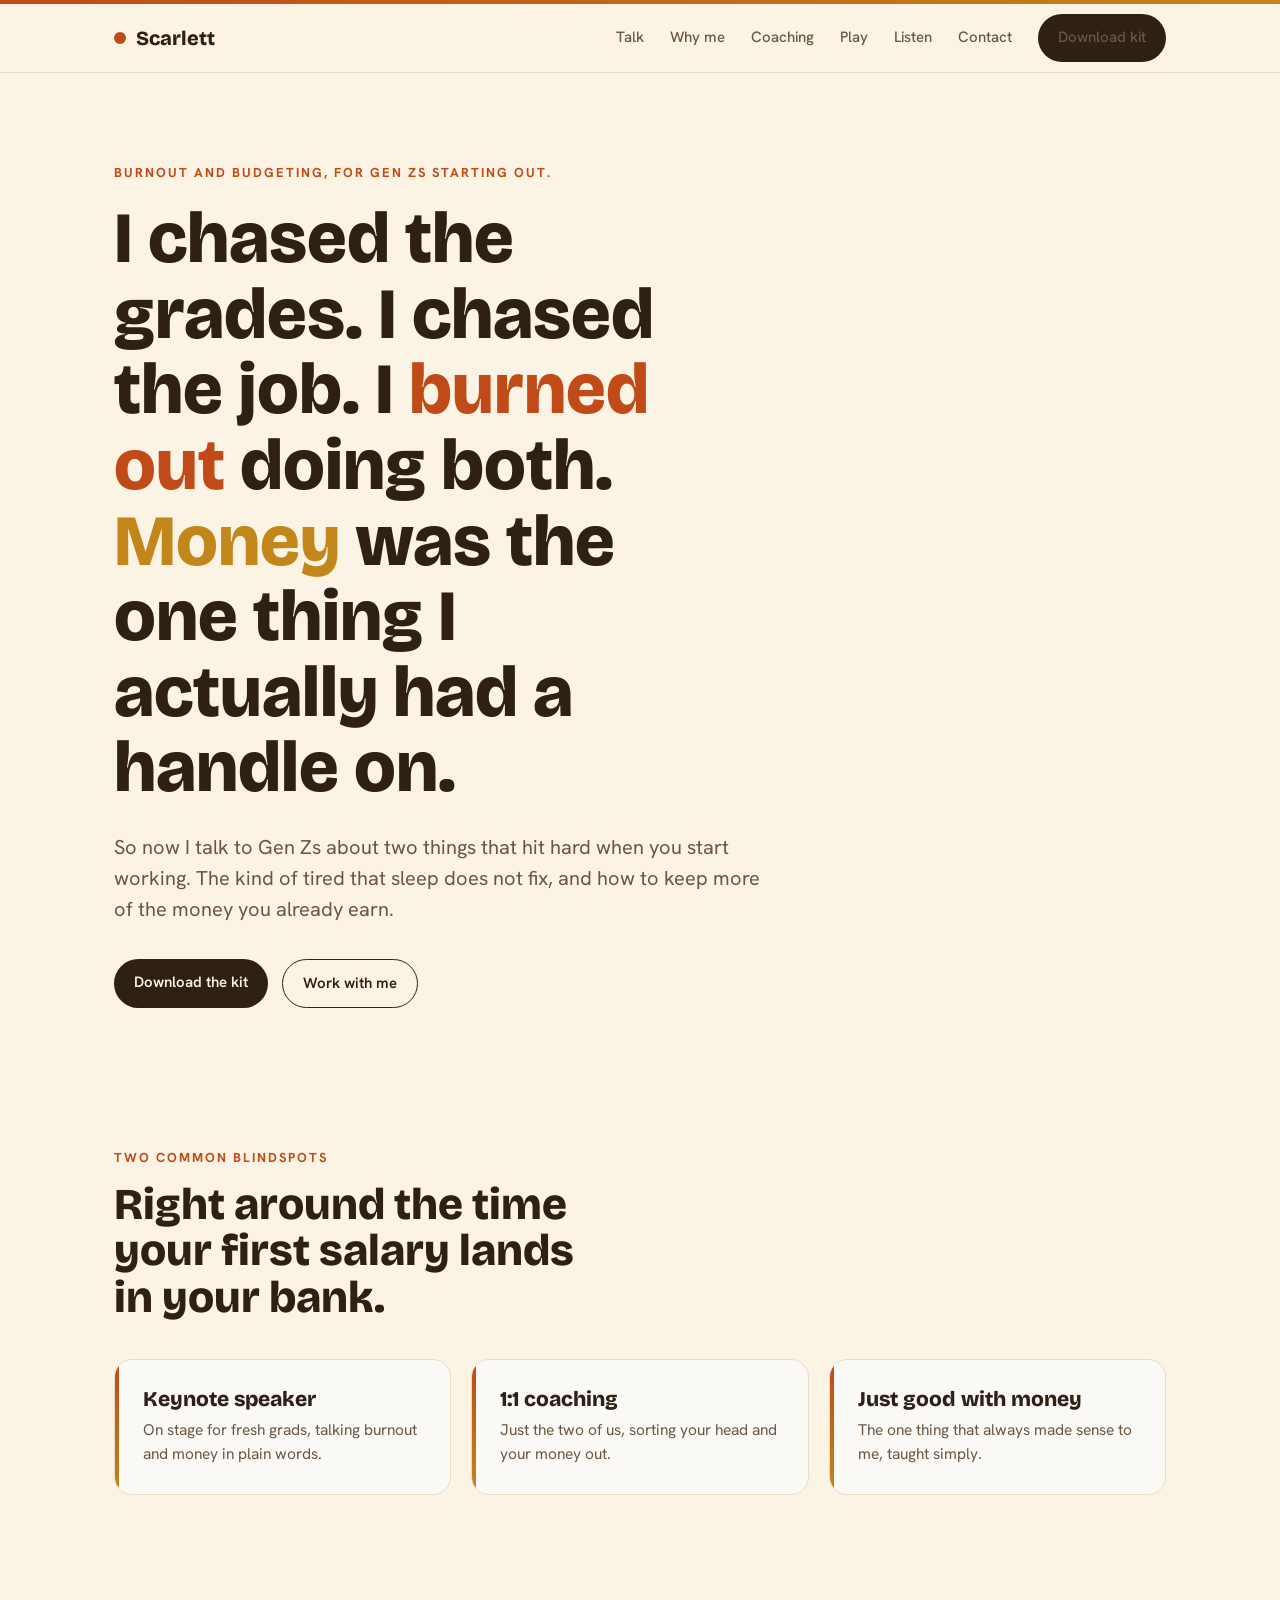
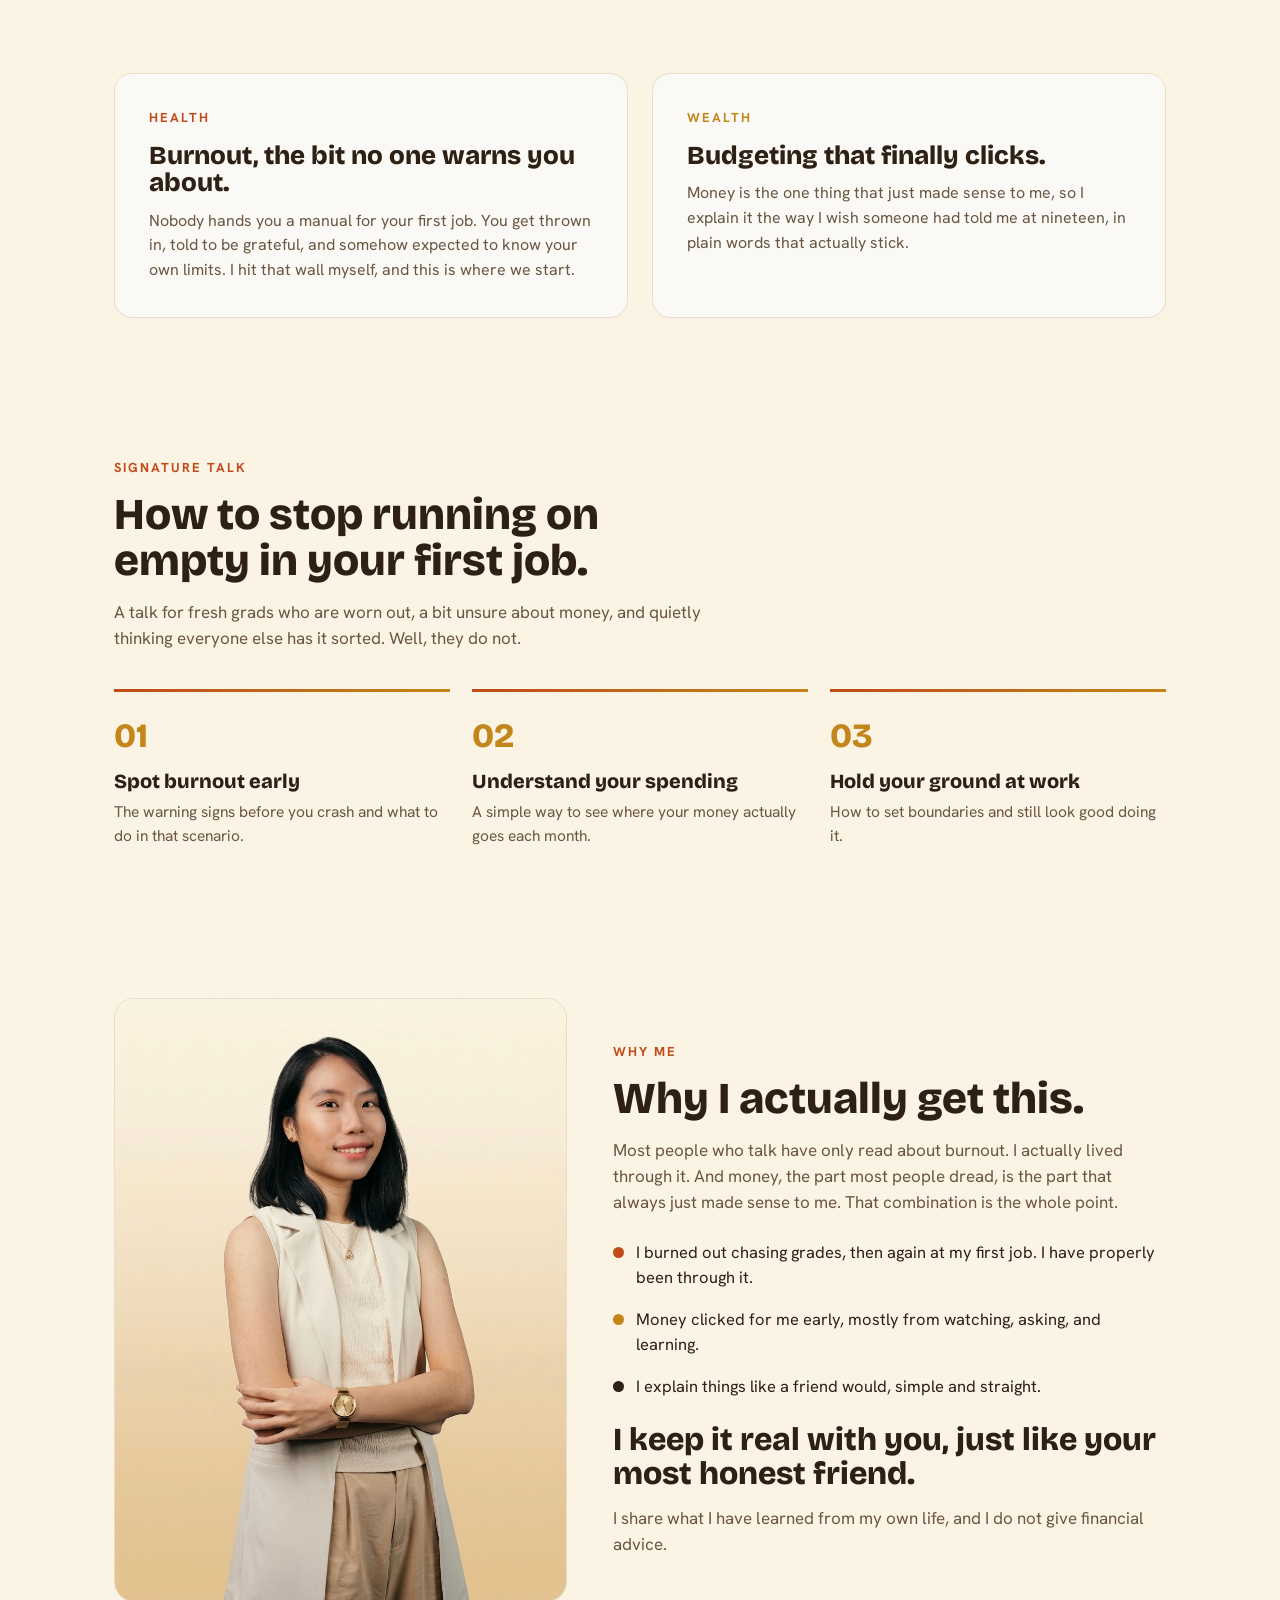
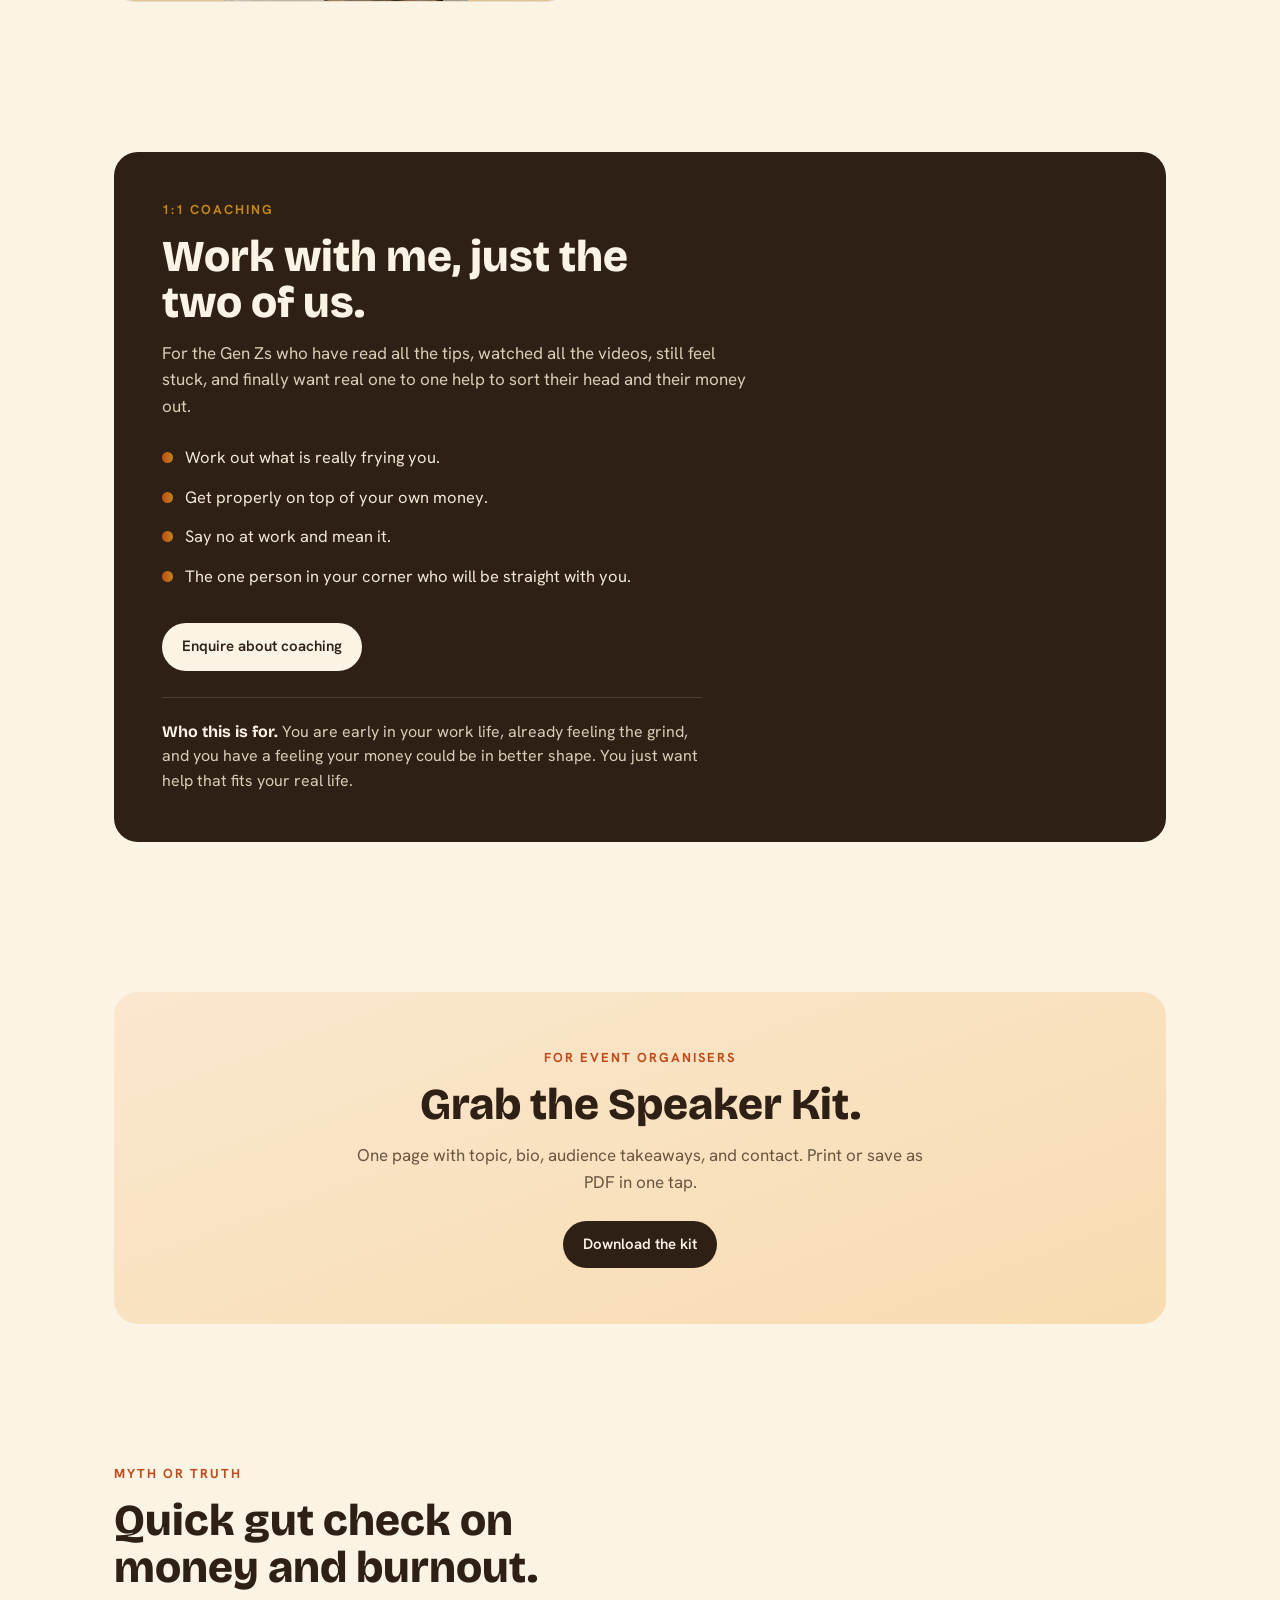
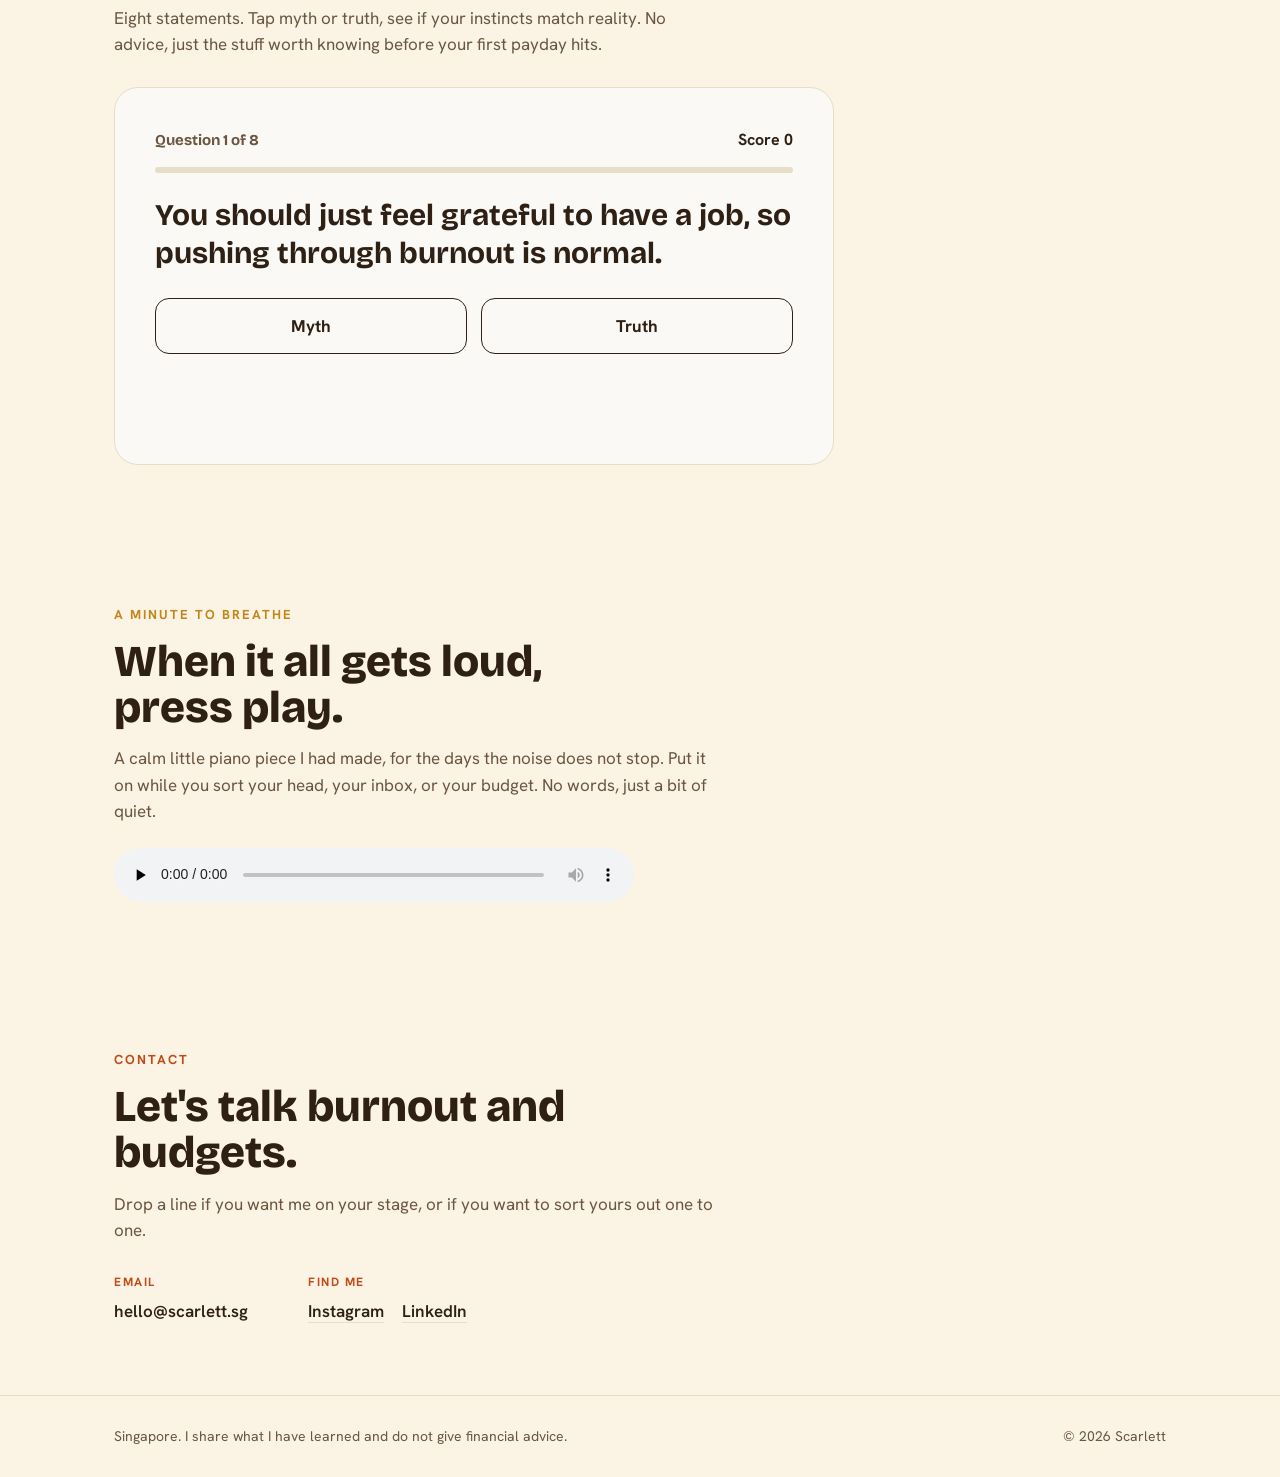
<file: index.html>
<!DOCTYPE html>
<html lang="en">
<head>
<meta charset="UTF-8">
<meta name="viewport" content="width=device-width, initial-scale=1.0">
<title>Scarlett, burnout and budgeting for Gen Z in Singapore</title>
<link rel="preconnect" href="https://fonts.googleapis.com">
<link rel="preconnect" href="https://fonts.gstatic.com" crossorigin>
<link href="https://fonts.googleapis.com/css2?family=Bricolage+Grotesque:opsz,wght@12..96,600;12..96,700;12..96,800&family=Hanken+Grotesk:wght@400;500;600;700&display=swap" rel="stylesheet">
<style>
  :root{
    --cream:#fbf3e4;
    --cream-2:#faf9f5;
    --ink:#2e2014;
    --muted:#6a5641;
    --line:#e7ddc9;
    --orange:#c04a18;
    --gold:#c2861a;
  }
  *{box-sizing:border-box;margin:0;padding:0}
  html{scroll-behavior:smooth}
  body{
    font-family:"Hanken Grotesk",ui-sans-serif,system-ui,sans-serif;
    background:var(--cream);
    color:var(--ink);
    line-height:1.55;
    -webkit-font-smoothing:antialiased;
  }
  h1,h2,h3,.display{font-family:"Bricolage Grotesque",ui-sans-serif,system-ui,sans-serif;font-weight:800;line-height:1.05}
  .wrap{max-width:1100px;margin:0 auto;padding:0 24px}
  .seam{height:4px;background:linear-gradient(90deg,var(--orange),var(--gold))}

  /* nav */
  header{position:sticky;top:0;z-index:50;background:rgba(251,243,228,.9);backdrop-filter:blur(8px);border-bottom:1px solid var(--line)}
  nav{display:flex;align-items:center;justify-content:space-between;height:68px}
  .brand{display:flex;align-items:center;gap:10px;font-family:"Bricolage Grotesque";font-weight:800;font-size:20px}
  .dot{width:12px;height:12px;border-radius:50%;background:var(--orange)}
  .navlinks{display:flex;align-items:center;gap:26px}
  .navlinks a{color:var(--muted);text-decoration:none;font-size:15px;font-weight:500}
  .navlinks a:hover{color:var(--ink)}
  .btn{display:inline-block;background:var(--ink);color:var(--cream);text-decoration:none;font-weight:600;padding:12px 20px;border-radius:999px;font-size:15px;transition:transform .05s,opacity .2s;border:none;cursor:pointer}
  .btn:hover{opacity:.9}
  .btn:active{transform:translateY(1px)}
  .btn.ghost{background:transparent;color:var(--ink);border:1.5px solid var(--ink)}
  @media(max-width:760px){.navlinks .link{display:none}}

  /* hero */
  .hero{padding:90px 0 70px}
  .eyebrow{color:var(--orange);font-weight:700;font-size:13px;letter-spacing:2px;text-transform:uppercase;margin-bottom:18px}
  h1{font-size:clamp(40px,8vw,72px);max-width:14ch}
  h1 .o{color:var(--orange)}
  h1 .g{color:var(--gold)}
  .hero p{font-size:clamp(17px,2.2vw,20px);color:var(--muted);max-width:60ch;margin-top:26px}
  .hero .cta{margin-top:34px;display:flex;gap:14px;flex-wrap:wrap}

  section{padding:70px 0}
  .label{color:var(--orange);font-weight:700;font-size:13px;letter-spacing:2px;text-transform:uppercase;margin-bottom:14px}
  .label.gold{color:var(--gold)}
  h2{font-size:clamp(28px,4.5vw,44px);max-width:18ch}
  .sub{color:var(--muted);font-size:17px;margin-top:14px;max-width:60ch}

  /* work cards */
  .cards{display:grid;grid-template-columns:repeat(3,1fr);gap:20px;margin-top:38px}
  .card{background:var(--cream-2);border:1px solid var(--line);border-radius:18px;padding:28px;position:relative;overflow:hidden}
  .card::before{content:"";position:absolute;left:0;top:0;height:100%;width:4px;background:linear-gradient(180deg,var(--orange),var(--gold))}
  .card h3{font-size:21px;margin-bottom:8px}
  .card p{color:var(--muted);font-size:15.5px}
  @media(max-width:760px){.cards{grid-template-columns:1fr}}

  /* two topic blocks */
  .duo{display:grid;grid-template-columns:1fr 1fr;gap:24px;margin-top:38px}
  .topic{background:var(--cream-2);border:1px solid var(--line);border-radius:18px;padding:34px}
  .topic h3{font-size:26px;margin:10px 0 12px}
  .topic p{color:var(--muted);font-size:16px}
  @media(max-width:760px){.duo{grid-template-columns:1fr}}

  /* signature talk steps */
  .steps{display:grid;grid-template-columns:repeat(3,1fr);gap:22px;margin-top:38px}
  .step{padding-top:18px;border-top:3px solid;border-image:linear-gradient(90deg,var(--orange),var(--gold)) 1}
  .step .num{font-family:"Bricolage Grotesque";font-weight:800;font-size:34px;color:var(--gold)}
  .step h3{font-size:20px;margin:8px 0 8px}
  .step p{color:var(--muted);font-size:15.5px}
  @media(max-width:760px){.steps{grid-template-columns:1fr}}

  /* why me split */
  .split{display:grid;grid-template-columns:0.9fr 1.1fr;gap:46px;align-items:center;margin-top:10px}
  .portrait{aspect-ratio:3/4;border-radius:20px;background:linear-gradient(160deg,#f7e6cf,#f1d3a3);display:flex;align-items:center;justify-content:center;text-align:center;border:1px solid var(--line);overflow:hidden}
  .portrait img{width:100%;height:100%;object-fit:cover;display:block}
  .portrait .ph{color:var(--muted);font-weight:700;letter-spacing:1.5px;font-size:13px;text-transform:uppercase;line-height:1.8}
  .why h3{font-size:clamp(24px,3.5vw,32px);margin:22px 0 0}
  .bullets{list-style:none;margin:24px 0}
  .bullets li{display:flex;gap:12px;align-items:flex-start;margin-bottom:16px;color:var(--ink);font-size:16.5px}
  .bullets li::before{content:"";flex:0 0 11px;width:11px;height:11px;border-radius:50%;margin-top:7px}
  .bullets li:nth-child(1)::before{background:var(--orange)}
  .bullets li:nth-child(2)::before{background:var(--gold)}
  .bullets li:nth-child(3)::before{background:var(--ink)}
  @media(max-width:760px){.split{grid-template-columns:1fr;gap:28px}}

  /* coaching */
  .coach{background:var(--ink);color:var(--cream);border-radius:24px;padding:48px;margin-top:10px}
  .coach .label{color:var(--gold)}
  .coach h2{color:var(--cream)}
  .coach .sub{color:#d9cdb8}
  .coach .clist{list-style:none;margin:26px 0}
  .coach .clist li{display:flex;gap:12px;align-items:flex-start;margin-bottom:14px;font-size:16.5px;color:#f0e7d6}
  .coach .clist li::before{content:"";flex:0 0 11px;width:11px;height:11px;border-radius:50%;background:linear-gradient(90deg,var(--orange),var(--gold));margin-top:7px}
  .coach .btn{background:var(--cream);color:var(--ink);margin-top:8px}
  .who{margin-top:26px;padding-top:22px;border-top:1px solid rgba(255,255,255,.15);color:#d9cdb8;font-size:16px;max-width:60ch}
  .who b{color:var(--cream);font-family:"Bricolage Grotesque"}
  @media(max-width:620px){.coach{padding:32px 24px}}

  /* speaker kit band */
  .kit{text-align:center;background:linear-gradient(160deg,#fbe7cf,#f7dcb0);border-radius:24px;padding:56px 28px;margin-top:10px}
  .kit h2{margin:8px auto 0;max-width:18ch}
  .kit .sub{margin:14px auto 26px}

  /* contact */
  .contact h2{max-width:20ch}
  .cinfo{display:flex;gap:60px;flex-wrap:wrap;margin-top:30px}
  .cinfo .k{font-size:12px;letter-spacing:1.5px;text-transform:uppercase;color:var(--orange);font-weight:700;margin-bottom:6px}
  .cinfo a,.cinfo span{color:var(--ink);text-decoration:none;font-size:17px;font-weight:600}
  .cinfo .row a{margin-right:18px;border-bottom:1.5px solid var(--line)}

  footer{border-top:1px solid var(--line);padding:30px 0;color:var(--muted);font-size:14px;display:flex;justify-content:space-between;flex-wrap:wrap;gap:12px}

  /* game */
  .game{background:var(--cream-2);border:1px solid var(--line);border-radius:24px;padding:40px;margin-top:30px;max-width:720px}
  .game .top{display:flex;justify-content:space-between;align-items:baseline;flex-wrap:wrap;gap:10px;margin-bottom:8px}
  .game .top .q{font-family:"Bricolage Grotesque";font-weight:700;font-size:15px;color:var(--muted)}
  .game .top .score{font-weight:700;color:var(--ink)}
  .game .bar{height:6px;background:var(--line);border-radius:999px;overflow:hidden;margin:14px 0 24px}
  .game .bar span{display:block;height:100%;width:0;background:linear-gradient(90deg,var(--orange),var(--gold));transition:width .4s ease}
  .statement{font-family:"Bricolage Grotesque";font-weight:700;font-size:clamp(22px,3.4vw,30px);line-height:1.25;min-height:2.2em}
  .choices{display:flex;gap:14px;margin-top:26px;flex-wrap:wrap}
  .choices button{flex:1;min-width:130px;font-family:"Hanken Grotesk";font-weight:700;font-size:17px;padding:16px;border-radius:14px;border:1.5px solid var(--ink);background:transparent;color:var(--ink);cursor:pointer;transition:transform .05s,background .15s,color .15s,opacity .15s}
  .choices button:hover{background:var(--ink);color:var(--cream)}
  .choices button:active{transform:translateY(1px)}
  .choices button:disabled{cursor:default;opacity:.55}
  .choices button.right{background:#1f7a44;border-color:#1f7a44;color:#fff;opacity:1}
  .choices button.wrong{background:var(--orange);border-color:var(--orange);color:#fff;opacity:1}
  .feedback{margin-top:20px;font-size:16.5px;color:var(--muted);min-height:3em;line-height:1.5}
  .feedback b{color:var(--ink);font-family:"Bricolage Grotesque"}
  .game .next{margin-top:18px;display:inline-block;background:var(--ink);color:var(--cream);border:none;border-radius:999px;padding:13px 24px;font-weight:600;font-size:15px;cursor:pointer}
  .game .next:hover{opacity:.9}
  .game .end{text-align:center;padding:14px 0}
  .game .end h3{font-family:"Bricolage Grotesque";font-size:30px;margin-bottom:8px}
  .game .end p{color:var(--muted);margin-bottom:20px}
  @media(max-width:560px){.game{padding:28px 22px}}

  /* fade up on scroll */
  .reveal{opacity:0;transform:translateY(22px);transition:opacity .7s ease,transform .7s ease}
  .reveal.in{opacity:1;transform:none}
  @media(prefers-reduced-motion:reduce){.reveal{opacity:1;transform:none;transition:none}}
</style>
</head>
<body>
<div class="seam"></div>
<header>
  <div class="wrap">
    <nav>
      <div class="brand"><span class="dot"></span>Scarlett</div>
      <div class="navlinks">
        <a class="link" href="#talk">Talk</a>
        <a class="link" href="#why">Why me</a>
        <a class="link" href="#coaching">Coaching</a>
        <a class="link" href="#play">Play</a>
        <a class="link" href="#listen">Listen</a>
        <a class="link" href="#contact">Contact</a>
        <a class="btn" href="#kit">Download kit</a>
      </div>
    </nav>
  </div>
</header>

<main>
  <!-- HERO -->
  <section class="hero">
    <div class="wrap reveal">
      <div class="eyebrow">Burnout and Budgeting, for Gen Zs starting out.</div>
      <h1>I chased the grades. I chased the job. I <span class="o">burned out</span> doing both. <span class="g">Money</span> was the one thing I actually had a handle on.</h1>
      <p>So now I talk to Gen Zs about two things that hit hard when you start working. The kind of tired that sleep does not fix, and how to keep more of the money you already earn.</p>
      <div class="cta">
        <a class="btn" href="#kit">Download the kit</a>
        <a class="btn ghost" href="#coaching">Work with me</a>
      </div>
    </div>
  </section>

  <!-- WORK WITH ME -->
  <section id="talk">
    <div class="wrap">
      <div class="reveal">
        <div class="label">Two common blindspots</div>
        <h2>Right around the time your first salary lands in your bank.</h2>
      </div>
      <div class="cards">
        <div class="card reveal"><h3>Keynote speaker</h3><p>On stage for fresh grads, talking burnout and money in plain words.</p></div>
        <div class="card reveal"><h3>1:1 coaching</h3><p>Just the two of us, sorting your head and your money out.</p></div>
        <div class="card reveal"><h3>Just good with money</h3><p>The one thing that always made sense to me, taught simply.</p></div>
      </div>
    </div>
  </section>

  <!-- HEALTH / WEALTH -->
  <section>
    <div class="wrap">
      <div class="duo">
        <div class="topic reveal">
          <div class="label">Health</div>
          <h3>Burnout, the bit no one warns you about.</h3>
          <p>Nobody hands you a manual for your first job. You get thrown in, told to be grateful, and somehow expected to know your own limits. I hit that wall myself, and this is where we start.</p>
        </div>
        <div class="topic reveal">
          <div class="label gold">Wealth</div>
          <h3>Budgeting that finally clicks.</h3>
          <p>Money is the one thing that just made sense to me, so I explain it the way I wish someone had told me at nineteen, in plain words that actually stick.</p>
        </div>
      </div>
    </div>
  </section>

  <!-- SIGNATURE TALK -->
  <section>
    <div class="wrap">
      <div class="reveal">
        <div class="label">Signature talk</div>
        <h2>How to stop running on empty in your first job.</h2>
        <p class="sub">A talk for fresh grads who are worn out, a bit unsure about money, and quietly thinking everyone else has it sorted. Well, they do not.</p>
      </div>
      <div class="steps">
        <div class="step reveal"><div class="num">01</div><h3>Spot burnout early</h3><p>The warning signs before you crash and what to do in that scenario.</p></div>
        <div class="step reveal"><div class="num">02</div><h3>Understand your spending</h3><p>A simple way to see where your money actually goes each month.</p></div>
        <div class="step reveal"><div class="num">03</div><h3>Hold your ground at work</h3><p>How to set boundaries and still look good doing it.</p></div>
      </div>
    </div>
  </section>

  <!-- WHY ME -->
  <section id="why">
    <div class="wrap">
      <div class="split">
        <div class="portrait reveal">
          <img src="IMG_0988.jpeg" alt="Scarlett" onerror="if(!this.dataset.fb){this.dataset.fb=1;this.src='Scanita photo.jpg';}else{this.style.display='none';this.nextElementSibling.style.display='block';}">
          <div class="ph" style="display:none">Portrait placeholder<br>replace with your photo</div>
        </div>
        <div class="why reveal">
          <div class="label">Why me</div>
          <h2>Why I actually get this.</h2>
          <p class="sub">Most people who talk have only read about burnout. I actually lived through it. And money, the part most people dread, is the part that always just made sense to me. That combination is the whole point.</p>
          <ul class="bullets">
            <li>I burned out chasing grades, then again at my first job. I have properly been through it.</li>
            <li>Money clicked for me early, mostly from watching, asking, and learning.</li>
            <li>I explain things like a friend would, simple and straight.</li>
          </ul>
          <h3>I keep it real with you, just like your most honest friend.</h3>
          <p class="sub">I share what I have learned from my own life, and I do not give financial advice.</p>
        </div>
      </div>
    </div>
  </section>

  <!-- COACHING -->
  <section id="coaching">
    <div class="wrap">
      <div class="coach reveal">
        <div class="label">1:1 coaching</div>
        <h2>Work with me, just the two of us.</h2>
        <p class="sub">For the Gen Zs who have read all the tips, watched all the videos, still feel stuck, and finally want real one to one help to sort their head and their money out.</p>
        <ul class="clist">
          <li>Work out what is really frying you.</li>
          <li>Get properly on top of your own money.</li>
          <li>Say no at work and mean it.</li>
          <li>The one person in your corner who will be straight with you.</li>
        </ul>
        <a class="btn" href="#contact">Enquire about coaching</a>
        <div class="who"><b>Who this is for.</b> You are early in your work life, already feeling the grind, and you have a feeling your money could be in better shape. You just want help that fits your real life.</div>
      </div>
    </div>
  </section>

  <!-- SPEAKER KIT -->
  <section id="kit">
    <div class="wrap">
      <div class="kit reveal">
        <div class="label">For event organisers</div>
        <h2>Grab the Speaker Kit.</h2>
        <p class="sub">One page with topic, bio, audience takeaways, and contact. Print or save as PDF in one tap.</p>
        <a class="btn" href="#contact">Download the kit</a>
      </div>
    </div>
  </section>

  <!-- PLAY: Myth or Truth -->
  <section id="play">
    <div class="wrap">
      <div class="reveal">
        <div class="label">Myth or truth</div>
        <h2>Quick gut check on money and burnout.</h2>
        <p class="sub">Eight statements. Tap myth or truth, see if your instincts match reality. No advice, just the stuff worth knowing before your first payday hits.</p>
      </div>
      <div class="game reveal" id="game">
        <div class="top">
          <span class="q" id="qcount">Question 1 of 8</span>
          <span class="score">Score <b id="score">0</b></span>
        </div>
        <div class="bar"><span id="bar"></span></div>
        <div id="play-area">
          <div class="statement" id="statement"></div>
          <div class="choices">
            <button id="bMyth" type="button">Myth</button>
            <button id="bTruth" type="button">Truth</button>
          </div>
          <div class="feedback" id="feedback"></div>
          <button class="next" id="nextBtn" type="button" style="display:none">Next</button>
        </div>
        <div class="end" id="end" style="display:none">
          <h3 id="endTitle"></h3>
          <p id="endMsg"></p>
          <button class="next" id="restartBtn" type="button">Play again</button>
        </div>
      </div>
    </div>
  </section>


  <!-- LISTEN -->
  <section id="listen">
    <div class="wrap reveal">
      <div class="label gold">A minute to breathe</div>
      <h2>When it all gets loud, press play.</h2>
      <p class="sub">A calm little piano piece I had made, for the days the noise does not stop. Put it on while you sort your head, your inbox, or your budget. No words, just a bit of quiet.</p>
      <audio controls preload="none" style="width:100%;max-width:520px;margin-top:24px">
        <source src="clear-morning.mp3" type="audio/mpeg">
        Your browser does not support the audio player.
      </audio>
    </div>
  </section>

  <!-- CONTACT -->
  <section id="contact" class="contact">
    <div class="wrap reveal">
      <div class="label">Contact</div>
      <h2>Let's talk burnout and budgets.</h2>
      <p class="sub">Drop a line if you want me on your stage, or if you want to sort yours out one to one.</p>
      <div class="cinfo">
        <div>
          <div class="k">Email</div>
          <a href="mailto:hello@scarlett.sg">hello@scarlett.sg</a>
        </div>
        <div>
          <div class="k">Find me</div>
          <div class="row"><a href="https://instagram.com/" target="_blank" rel="noopener">Instagram</a><a href="https://linkedin.com/" target="_blank" rel="noopener">LinkedIn</a></div>
        </div>
      </div>
    </div>
  </section>
</main>

<footer>
  <div class="wrap" style="display:flex;justify-content:space-between;width:100%;flex-wrap:wrap;gap:10px">
    <span>Singapore. I share what I have learned and do not give financial advice.</span>
    <span>© <span id="year"></span> Scarlett</span>
  </div>
</footer>

<script>
  document.getElementById('year').textContent = new Date().getFullYear();
  // fade-up on scroll
  var io = new IntersectionObserver(function(entries){
    entries.forEach(function(e){ if(e.isIntersecting){ e.target.classList.add('in'); io.unobserve(e.target); } });
  }, {threshold:0.12});
  document.querySelectorAll('.reveal').forEach(function(el){ io.observe(el); });

  // ---- Myth or Truth game ----
  (function(){
    var Q = [
      {t:"You should just feel grateful to have a job, so pushing through burnout is normal.", a:false, e:"Burnout is a warning light, not a badge. Gratitude and protecting your limits are not opposites."},
      {t:"Paying yourself first, saving a bit the moment you get paid, makes saving far easier.", a:true, e:"Saving before you spend beats relying on whatever is left over, which is usually nothing."},
      {t:"Budgeting means you can never spend money on fun.", a:false, e:"A budget just tells your money where to go. Fun gets a line too, on purpose."},
      {t:"Burnout is just being tired, and one good weekend fixes it.", a:false, e:"It runs deeper than tired. Real burnout rarely resets from a single lie-in."},
      {t:"Small monthly subscriptions can quietly add up to a real leak in your budget.", a:true, e:"Five dollars here and there compounds. The little stuff is where the money hides."},
      {t:"Checking your bank balance often makes you worse with money.", a:false, e:"Awareness is step one. Avoiding the number is the actual enemy, not facing it."},
      {t:"Saying no at work will always get you fired.", a:false, e:"Boundaries set clearly and calmly tend to build respect, not pink slips."},
      {t:"You need a big salary before budgeting is even worth doing.", a:false, e:"Myth. Habits matter more than income size. Small earners who budget often outpace big earners who do not."}
    ];

    var i=0, score=0, answered=false;
    var elState=document.getElementById('statement'),
        elQ=document.getElementById('qcount'),
        elScore=document.getElementById('score'),
        elBar=document.getElementById('bar'),
        elFb=document.getElementById('feedback'),
        bMyth=document.getElementById('bMyth'),
        bTruth=document.getElementById('bTruth'),
        bNext=document.getElementById('nextBtn'),
        bRestart=document.getElementById('restartBtn'),
        playArea=document.getElementById('play-area'),
        endBox=document.getElementById('end'),
        endTitle=document.getElementById('endTitle'),
        endMsg=document.getElementById('endMsg');

    if(!elState) return;

    function load(){
      answered=false;
      var q=Q[i];
      elState.textContent=q.t;
      elQ.textContent="Question "+(i+1)+" of "+Q.length;
      elBar.style.width=((i)/Q.length*100)+"%";
      elFb.textContent="";
      bNext.style.display="none";
      [bMyth,bTruth].forEach(function(b){ b.disabled=false; b.className=""; });
    }

    function answer(choice){ // choice: false=myth, true=truth
      if(answered) return;
      answered=true;
      var q=Q[i];
      var correct = (choice===q.a);
      if(correct) score++;
      elScore.textContent=score;
      bMyth.disabled=true; bTruth.disabled=true;
      var picked = choice? bTruth : bMyth;
      var rightBtn = q.a? bTruth : bMyth;
      rightBtn.className="right";
      if(!correct) picked.className="wrong";
      elBar.style.width=((i+1)/Q.length*100)+"%";
      elFb.innerHTML="<b>"+(correct?"Spot on.":"Not quite.")+"</b> "+q.e;
      bNext.textContent = (i===Q.length-1)? "See result" : "Next";
      bNext.style.display="inline-block";
    }

    function next(){
      if(i<Q.length-1){ i++; load(); }
      else { finish(); }
    }

    function finish(){
      playArea.style.display="none";
      endBox.style.display="block";
      var msg;
      if(score===Q.length) msg="Flawless. Your instincts are sorted.";
      else if(score>=6) msg="Strong. You see through most of the noise.";
      else if(score>=4) msg="Decent start. A few myths still got you.";
      else msg="Plenty to unlearn, and that is the whole point.";
      endTitle.textContent="You scored "+score+" / "+Q.length;
      endMsg.textContent=msg;
    }

    function restart(){
      i=0; score=0; answered=false;
      elScore.textContent=0;
      endBox.style.display="none";
      playArea.style.display="block";
      load();
    }

    bMyth.addEventListener('click', function(){ answer(false); });
    bTruth.addEventListener('click', function(){ answer(true); });
    bNext.addEventListener('click', next);
    bRestart.addEventListener('click', restart);
    load();
  })();
</script>
</body>
</html>
</file>
